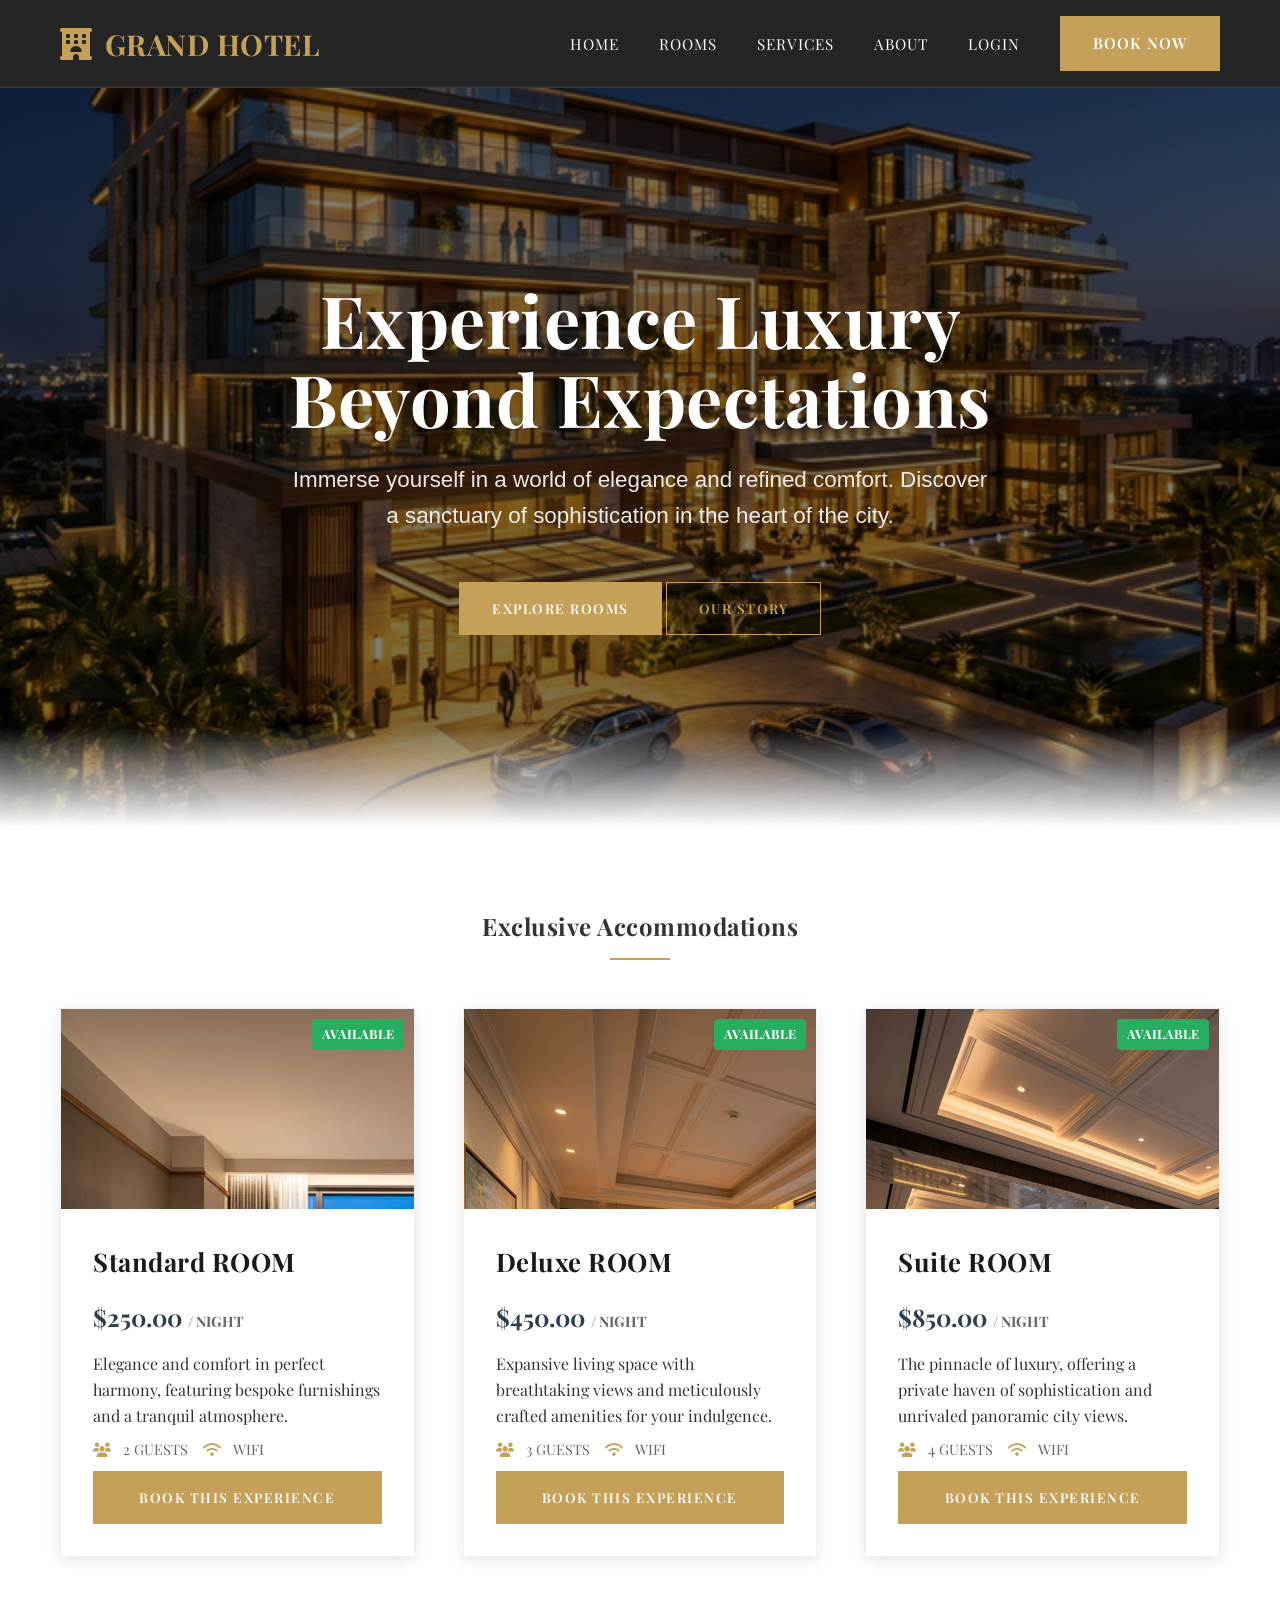
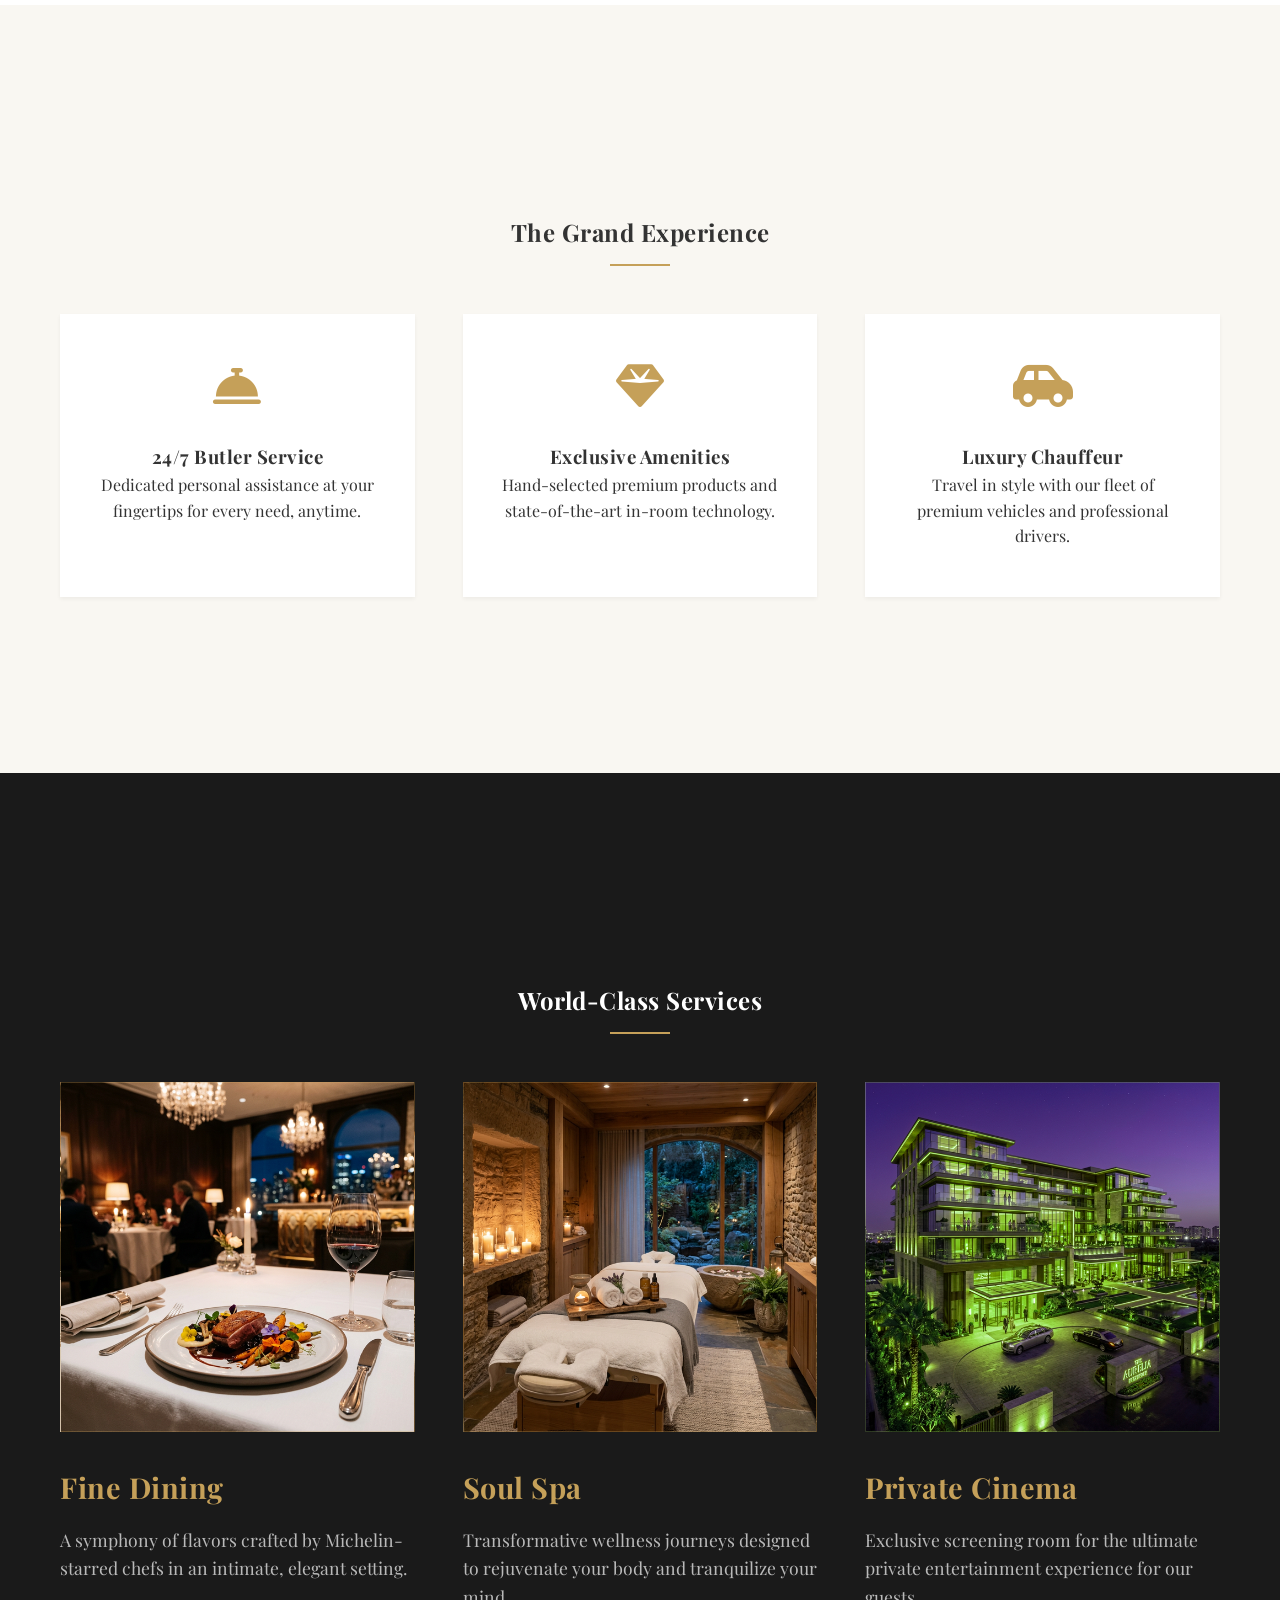
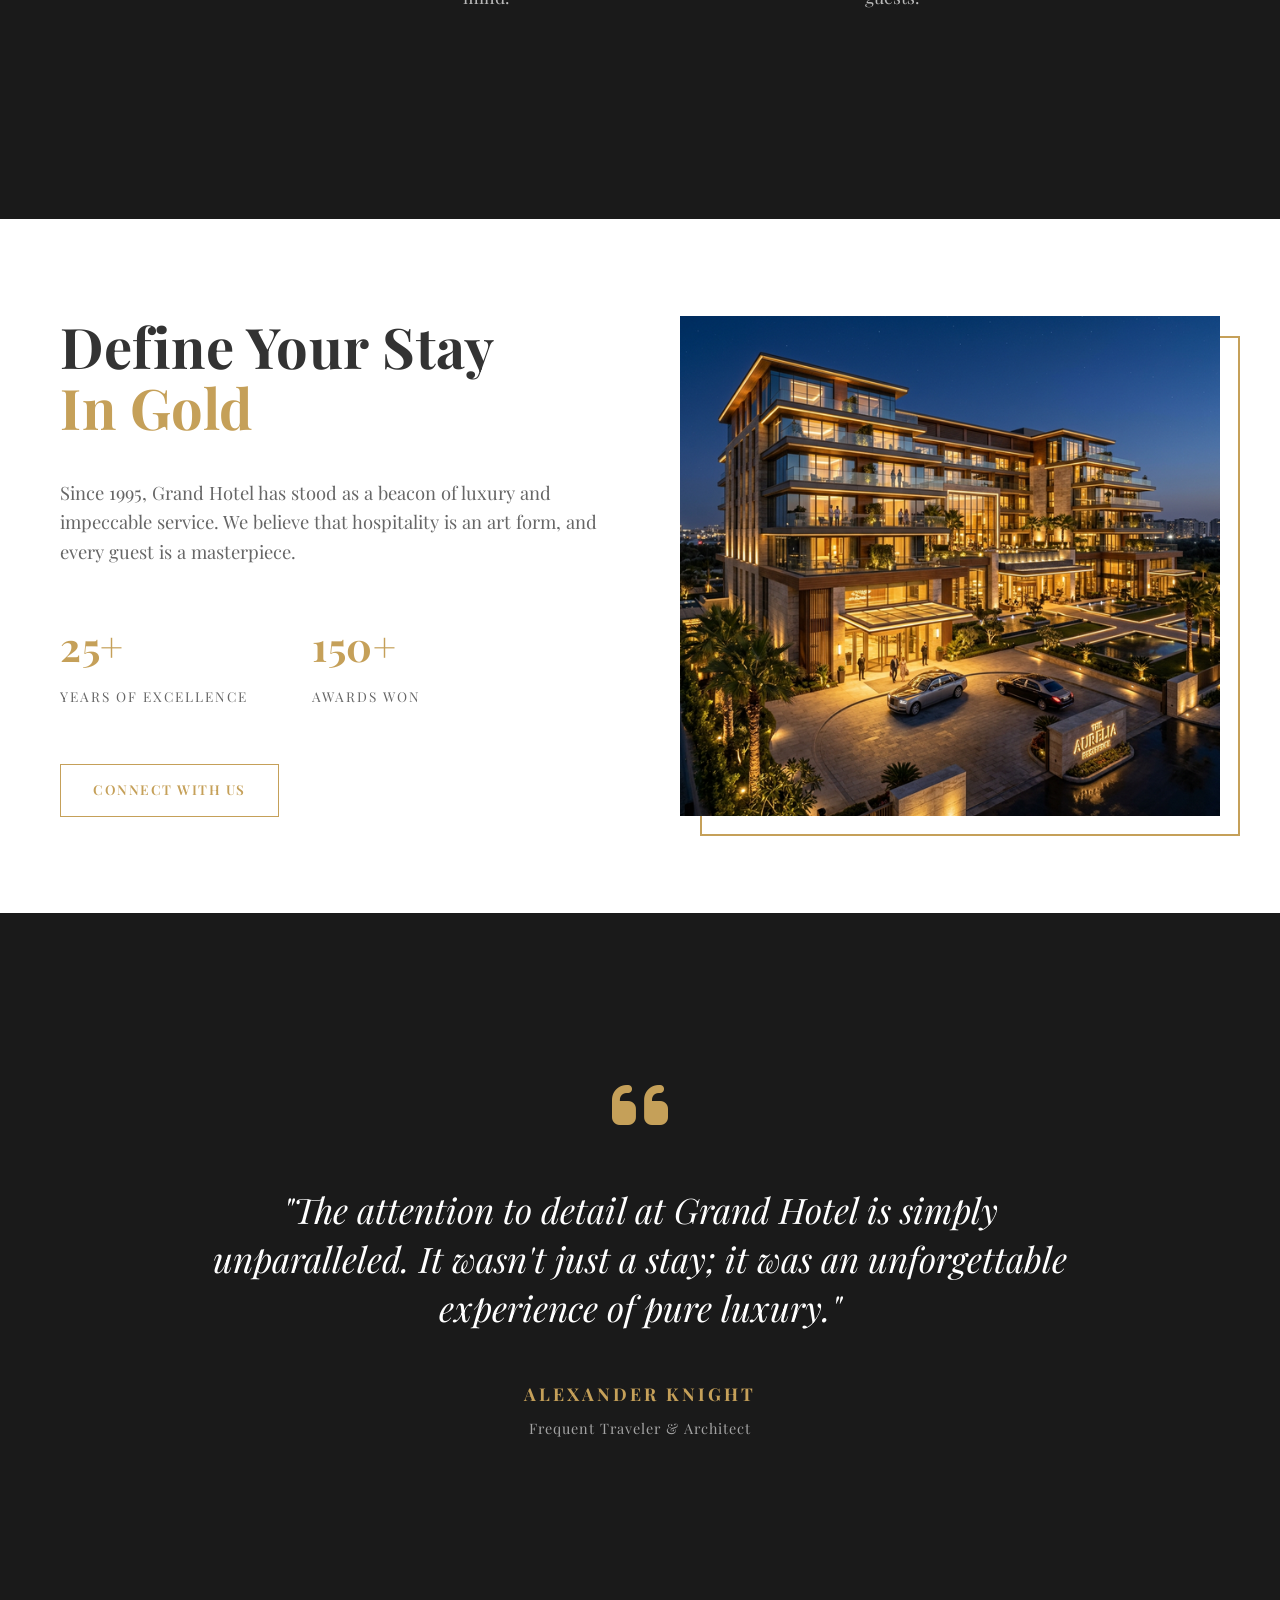
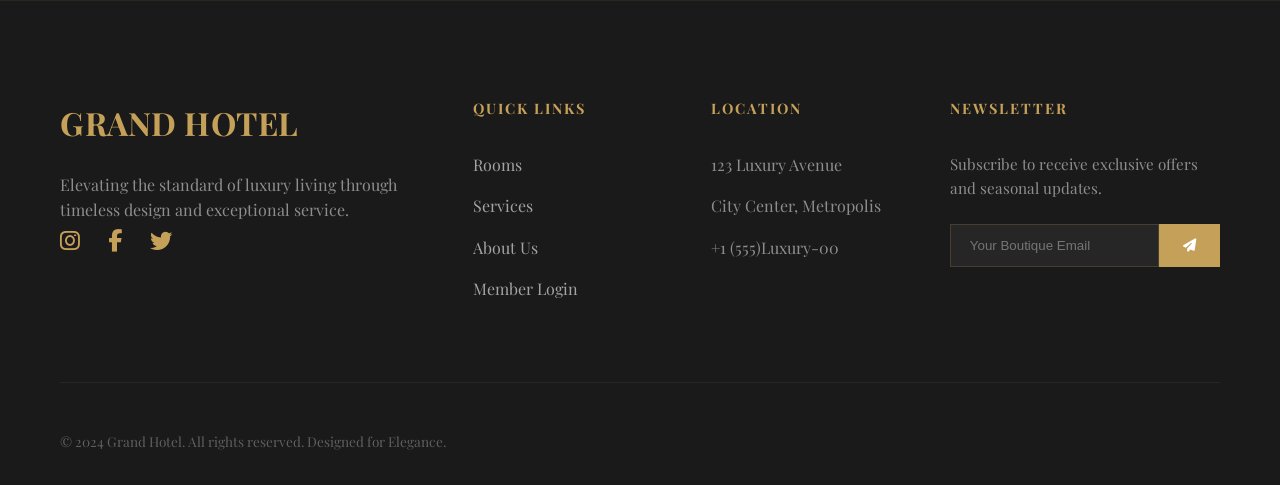
<file: index.html>
<!DOCTYPE html>
<html lang="en">

<head>
  <meta charset="UTF-8" />
  <meta name="viewport" content="width=device-width, initial-scale=1.0" />
  <title>Grand Hotel - Luxury Redefined</title>
  <link rel="preconnect" href="https://fonts.googleapis.com">
  <link rel="preconnect" href="https://fonts.gstatic.com" crossorigin>
  <link
    href="https://fonts.googleapis.com/css2?family=Playfair+Display:ital,wght@0,400..900;1,400..900&family=Inter:wght@300;400;600&display=swap"
    rel="stylesheet">
  <link rel="stylesheet" href="css/style.css" />
  <link rel="stylesheet" href="css/booking-success.css" />
  <link rel="stylesheet" href="https://cdnjs.cloudflare.com/ajax/libs/font-awesome/6.4.0/css/all.min.css" />
</head>

<body>
  <!-- Header -->
  <header>
    <nav class="navbar container">
      <a href="index.html" class="logo">
        <i class="fas fa-hotel"></i> GRAND HOTEL
      </a>
      <button class="mobile-nav-toggle" id="mobileNavToggle">
        <i class="fas fa-bars"></i>
      </button>
      <ul class="nav-links" id="navLinks">
        <li><a href="index.html">Home</a></li>
        <li><a href="#rooms">Rooms</a></li>
        <li><a href="#services">Services</a></li>
        <li><a href="#about">About</a></li>
        <li><a href="login.php">Login</a></li>
        <li><a href="register.html" class="btn btn-primary">Book Now</a></li>
      </ul>
    </nav>
  </header>

  <!-- Hero Section -->
  <section class="hero">
    <div class="container">
      <h1>Experience Luxury <br>Beyond Expectations</h1>
      <p>
        Immerse yourself in a world of elegance and refined comfort.
        Discover a sanctuary of sophistication in the heart of the city.
      </p>
      <div class="hero-btns">
        <a href="#rooms" class="btn btn-primary">Explore Rooms</a>
        <a href="#about" class="btn">Our Story</a>
      </div>
    </div>
  </section>

  <!-- Featured Rooms -->
  <section id="rooms" class="container">
    <h2 class="section-title">Exclusive Accommodations</h2>
    <div class="room-grid" id="featuredRooms">
      <!-- Rooms will be loaded dynamically by main.js -->
    </div>
  </section>

  <!-- Features Section (Why Choose Us) -->
  <section class="features-section bg-light-cream py-8">
    <div class="container">
      <h2 class="section-title">The Grand Experience</h2>
      <div class="room-grid">
        <div class="experience-card">
          <i class="fas fa-concierge-bell"></i>
          <h3>24/7 Butler Service</h3>
          <p>Dedicated personal assistance at your fingertips for every need, anytime.</p>
        </div>
        <div class="experience-card">
          <i class="fas fa-gem"></i>
          <h3>Exclusive Amenities</h3>
          <p>Hand-selected premium products and state-of-the-art in-room technology.</p>
        </div>
        <div class="experience-card">
          <i class="fas fa-car-side"></i>
          <h3>Luxury Chauffeur</h3>
          <p>Travel in style with our fleet of premium vehicles and professional drivers.</p>
        </div>
      </div>
    </div>
  </section>

  <!-- Services Section -->
  <section id="services" class="services-section">
    <div class="container">
      <h2 class="section-title text-white">World-Class Services</h2>
      <div class="room-grid">
        <div class="service-card-transparent">
          <div class="service-card-image" style="background-image: url('images/service-dining.png');"></div>
          <div class="service-card-content">
            <h3>Fine Dining</h3>
            <p>
              A symphony of flavors crafted by Michelin-starred chefs in an intimate, elegant setting.
            </p>
          </div>
        </div>
        <div class="service-card-transparent">
          <div class="service-card-image" style="background-image: url('images/service-spa.png');"></div>
          <div class="service-card-content">
            <h3>Soul Spa</h3>
            <p>
              Transformative wellness journeys designed to rejuvenate your body and tranquilize your mind.
            </p>
          </div>
        </div>
        <div class="service-card-transparent">
          <div class="service-card-image" style="background-image: url('images/hero.png'); filter: hue-rotate(45deg);">
          </div>
          <div class="service-card-content">
            <h3>Private Cinema</h3>
            <p>
              Exclusive screening room for the ultimate private entertainment experience for our guests.
            </p>
          </div>
        </div>
      </div>
    </div>
  </section>

  <!-- About Section -->
  <section id="about" class="container">
    <div class="about-grid">
      <div class="about-content">
        <h1 class="about-title">Define Your Stay <br><span class="text-secondary">In Gold</span></h1>
        <p class="about-text">
          Since 1995, Grand Hotel has stood as a beacon of luxury and impeccable service.
          We believe that hospitality is an art form, and every guest is a masterpiece.
        </p>
        <div class="about-stats">
          <div class="stat-item">
            <h4>25+</h4>
            <p>Years of Excellence</p>
          </div>
          <div class="stat-item">
            <h4>150+</h4>
            <p>Awards Won</p>
          </div>
        </div>
        <a href="#contact" class="btn">Connect With Us</a>
      </div>
      <div class="about-image"></div>
    </div>
  </section>

  <!-- Testimonials -->
  <section class="testimonials-section">
    <div class="container">
      <i class="fas fa-quote-left testimonial-quote-icon"></i>
      <p class="testimonial-text">
        "The attention to detail at Grand Hotel is simply unparalleled. It wasn't just a stay; it was an unforgettable
        experience of pure luxury."
      </p>
      <h5 class="testimonial-author">Alexander Knight</h5>
      <p class="testimonial-role">Frequent Traveler & Architect</p>
    </div>
  </section>

  <!-- Footer -->
  <footer>
    <div class="container">
      <div class="footer-grid">
        <div class="footer-info">
          <a href="#" class="logo footer-logo">GRAND HOTEL</a>
          <p class="footer-text-muted">
            Elevating the standard of luxury living through timeless design and exceptional service.
          </p>
          <div class="social-links">
            <a href="#" class="footer-social-link"><i class="fab fa-instagram"></i></a>
            <a href="#" class="footer-social-link"><i class="fab fa-facebook-f"></i></a>
            <a href="#" class="footer-social-link"><i class="fab fa-twitter"></i></a>
          </div>
        </div>
        <div class="footer-links">
          <h4>Quick Links</h4>
          <ul>
            <li><a href="#rooms">Rooms</a></li>
            <li><a href="#services">Services</a></li>
            <li><a href="#about">About Us</a></li>
            <li><a href="login.php">Member Login</a></li>
          </ul>
        </div>
        <div class="footer-links">
          <h4>Location</h4>
          <ul class="footer-text-muted">
            <li>123 Luxury Avenue</li>
            <li>City Center, Metropolis</li>
            <li>+1 (555)Luxury-00</li>
          </ul>
        </div>
        <div class="footer-links">
          <h4>Newsletter</h4>
          <p class="newsletter-description">Subscribe to receive exclusive offers and seasonal updates.</p>
          <form class="newsletter-form" id="newsletterForm">
            <input type="email" placeholder="Your Boutique Email" required>
            <button type="submit"><i class="fas fa-paper-plane"></i></button>
          </form>
        </div>
      </div>
      <p class="footer-bottom-text">
        &copy; 2024 Grand Hotel. All rights reserved. Designed for Elegance.
      </p>
    </div>
  </footer>

  <script src="js/api.js"></script>
  <script src="js/booking-success.js"></script>
  <script src="js/main.js"></script>
</body>

</html>
</file>
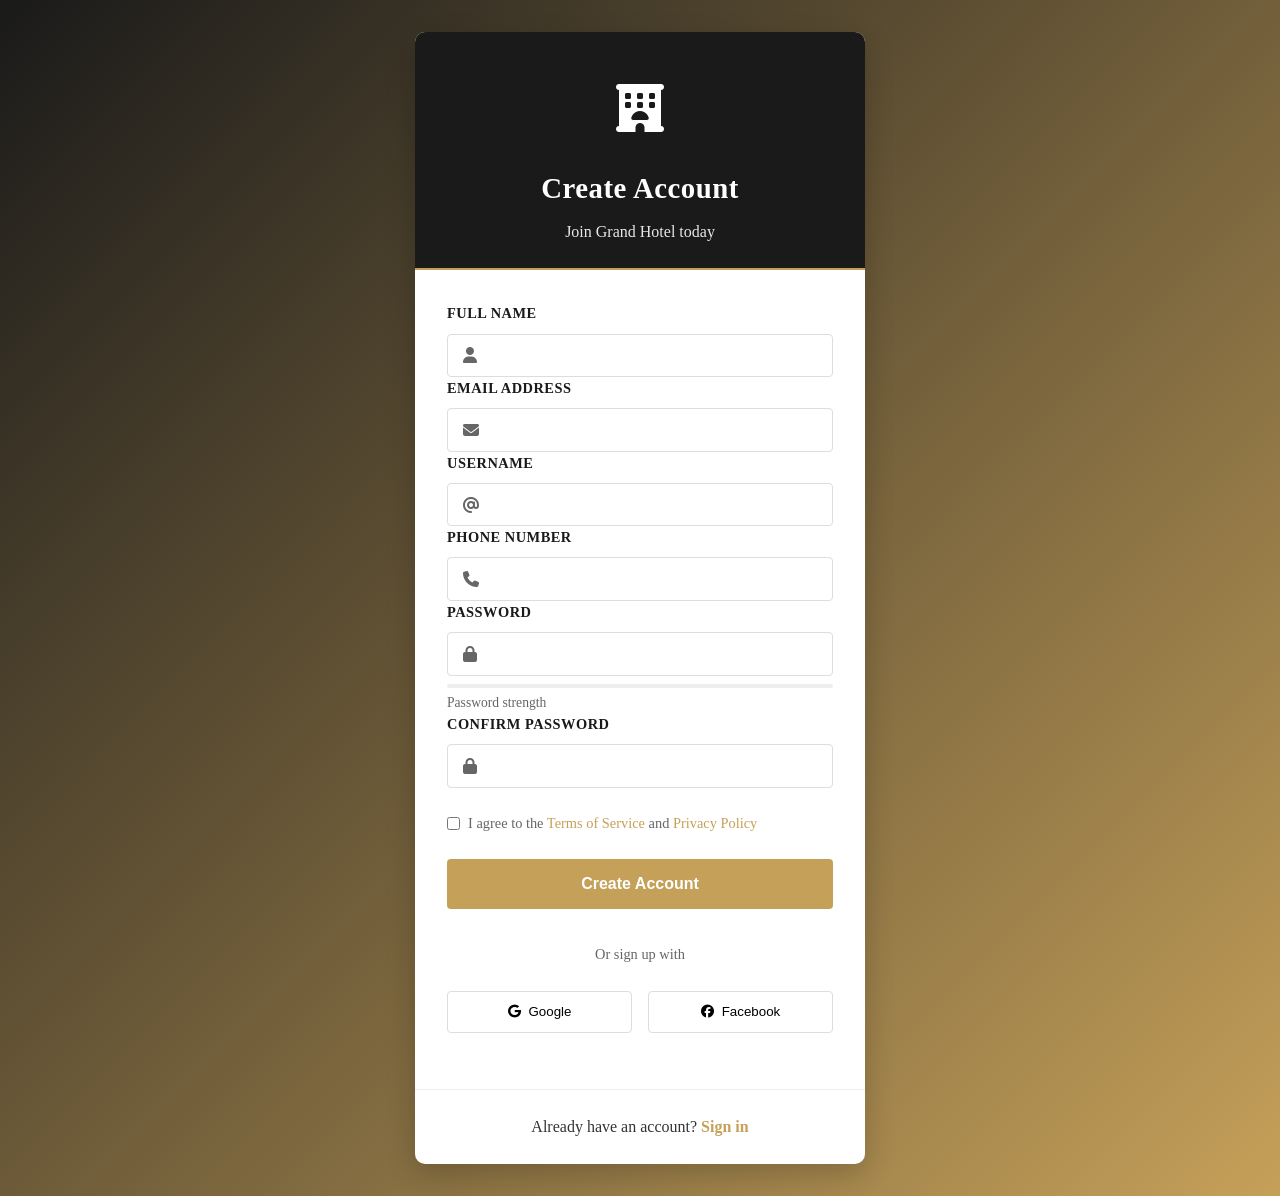
<file: register.html>
<!DOCTYPE html>
<html lang="en">

<head>
  <meta charset="UTF-8" />
  <meta name="viewport" content="width=device-width, initial-scale=1.0" />
  <title>Register - Grand Hotel</title>
  <link rel="stylesheet" href="css/auth.css" />
  <link rel="stylesheet" href="css/style.css" />
  <link rel="stylesheet" href="https://cdnjs.cloudflare.com/ajax/libs/font-awesome/6.4.0/css/all.min.css" />
</head>

<body>
  <div class="auth-container">
    <div class="auth-card">
      <div class="auth-header">
        <div class="auth-logo">
          <i class="fas fa-hotel"></i>
        </div>
        <h2>Create Account</h2>
        <p>Join Grand Hotel today</p>
      </div>

      <div class="auth-body">
        <form id="registerForm" class="auth-form">
          <div id="registerMessage" class="alert" style="display: none"></div>

          <div class="form-group">
            <label for="fullName" class="form-label">Full Name</label>
            <div class="input-with-icon">
              <i class="fas fa-user"></i>
              <input type="text" id="fullName" class="form-control" required />
            </div>
          </div>

          <div class="form-group">
            <label for="email" class="form-label">Email Address</label>
            <div class="input-with-icon">
              <i class="fas fa-envelope"></i>
              <input type="email" id="email" class="form-control" required />
            </div>
          </div>

          <div class="form-group">
            <label for="username" class="form-label">Username</label>
            <div class="input-with-icon">
              <i class="fas fa-at"></i>
              <input type="text" id="username" class="form-control" required />
            </div>
          </div>

          <div class="form-group">
            <label for="phone" class="form-label">Phone Number</label>
            <div class="input-with-icon">
              <i class="fas fa-phone"></i>
              <input type="tel" id="phone" class="form-control" />
            </div>
          </div>

          <div class="form-group">
            <label for="password" class="form-label">Password</label>
            <div class="input-with-icon">
              <i class="fas fa-lock"></i>
              <input type="password" id="password" class="form-control" required />
            </div>
            <div class="password-strength">
              <div class="strength-bar">
                <div class="strength-level" id="strengthLevel"></div>
              </div>
              <div class="strength-text" id="strengthText">
                Password strength
              </div>
            </div>
          </div>

          <div class="form-group">
            <label for="confirmPassword" class="form-label">Confirm Password</label>
            <div class="input-with-icon">
              <i class="fas fa-lock"></i>
              <input type="password" id="confirmPassword" class="form-control" required />
            </div>
          </div>


          <div class="terms">
            <input type="checkbox" id="terms" required />
            <label for="terms">I agree to the <a href="#">Terms of Service</a> and
              <a href="#">Privacy Policy</a></label>
          </div>

          <button type="submit" class="auth-btn" id="registerBtn">
            <span>Create Account</span>
          </button>

          <div class="auth-social">
            <div class="social-divider">
              <span>Or sign up with</span>
            </div>
            <div class="social-buttons">
              <button type="button" class="social-btn" id="googleLoginBtn">
                <i class="fab fa-google"></i> Google
              </button>
              <button type="button" class="social-btn" id="facebookLoginBtn">
                <i class="fab fa-facebook"></i> Facebook
              </button>
            </div>
          </div>
        </form>
      </div>

      <div class="auth-footer">
        <p>Already have an account? <a href="login.php">Sign in</a></p>
      </div>
    </div>
  </div>

  <!-- Google Identity Services -->
  <script src="https://accounts.google.com/gsi/client" async defer></script>
  <!-- Facebook SDK -->
  <script async defer crossorigin="anonymous" src="https://connect.facebook.net/en_US/sdk.js"></script>

  <script src="js/api.js"></script>
  <script src="js/auth.js"></script>
</body>

</html>
</file>
<file: css/style.css>
:root {
  --primary-color: #1a1a1a;
  --secondary-color: #c5a059;
  --accent-color: #c5a059;
  --light-color: #f9f7f2;
  --dark-color: #0d0d0d;
  --text-color: #333333;
  --text-light: #666666;
  --white: #ffffff;
  --success-color: #27ae60;
  --warning-color: #f39c12;
  --danger-color: #e74c3c;
  --shadow-sm: 0 2px 4px rgba(0, 0, 0, 0.05);
  --shadow-md: 0 4px 15px rgba(0, 0, 0, 0.1);
  --shadow-lg: 0 10px 30px rgba(0, 0, 0, 0.15);
  --glass: rgba(255, 255, 255, 0.8);
  --glass-border: rgba(255, 255, 255, 0.3);
}

* {
  margin: 0;
  padding: 0;
  box-sizing: border-box;
}

body {
  font-family: "Playfair Display", "Segoe UI", serif;
  line-height: 1.6;
  color: var(--text-color);
  background-color: var(--white);
}

h1,
h2,
h3,
h4,
.logo {
  font-family: "Playfair Display", serif;
  letter-spacing: 0.5px;
}

.container {
  max-width: 1200px;
  margin: 0 auto;
  padding: 0 20px;
}

/* Header & Navigation */
header {
  background-color: rgba(26, 26, 26, 0.95);
  backdrop-filter: blur(10px);
  padding: 1rem 0;
  position: sticky;
  top: 0;
  z-index: 1000;
  border-bottom: 1px solid rgba(197, 160, 89, 0.2);
}

.navbar {
  display: flex;
  justify-content: space-between;
  align-items: center;
}

.logo {
  color: var(--secondary-color);
  font-size: 1.8rem;
  text-decoration: none;
  display: flex;
  align-items: center;
  gap: 12px;
  font-weight: 700;
}

.logo i {
  font-size: 2rem;
}

.nav-links {
  display: flex;
  list-style: none;
  gap: 2.5rem;
  align-items: center;
}

.nav-links a {
  color: var(--white);
  text-decoration: none;
  transition: all 0.3s ease;
  font-size: 0.95rem;
  text-transform: uppercase;
  letter-spacing: 1px;
}

.nav-links a:hover {
  color: var(--secondary-color);
}

.mobile-nav-toggle {
  display: none;
  background: none;
  border: none;
  color: var(--white);
  font-size: 1.5rem;
  cursor: pointer;
  transition: color 0.3s ease;
}

.mobile-nav-toggle:hover {
  color: var(--secondary-color);
}

/* Buttons */
.btn {
  display: inline-block;
  padding: 0.9rem 2rem;
  background-color: transparent;
  border: 1px solid var(--secondary-color);
  color: var(--secondary-color);
  text-decoration: none;
  border-radius: 0;
  transition: all 0.4s cubic-bezier(0.165, 0.84, 0.44, 1);
  cursor: pointer;
  text-transform: uppercase;
  letter-spacing: 1.5px;
  font-size: 0.85rem;
  font-weight: 600;
}

.btn:hover {
  background-color: var(--secondary-color);
  color: var(--white);
}

.btn-primary {
  background-color: var(--secondary-color);
  color: var(--white);
}

.btn-primary:hover {
  background-color: #b38e4a;
  border-color: #b38e4a;
}

/* Hero Section */
.hero {
  background: linear-gradient(rgba(0, 0, 0, 0.5), rgba(0, 0, 0, 0.5)),
    url("../images/hero.png");
  background-size: cover;
  background-position: center;
  background-attachment: fixed;
  color: var(--white);
  padding: 12rem 0;
  text-align: center;
  position: relative;
}

.hero::after {
  content: "";
  position: absolute;
  bottom: 0;
  left: 0;
  width: 100%;
  height: 100px;
  background: linear-gradient(to top, var(--white), transparent);
}

.hero h1 {
  font-size: 4.5rem;
  margin-bottom: 1.5rem;
  font-weight: 700;
  line-height: 1.1;
}

.hero p {
  font-size: 1.4rem;
  max-width: 700px;
  margin: 0 auto 3rem;
  font-family: "Segoe UI", sans-serif;
  opacity: 0.9;
}

/* Section Styling */
.section-title {
  text-align: center;
  margin: 5rem 0 3rem;
  position: relative;
  padding-bottom: 15px;
}

.section-title::after {
  content: "";
  position: absolute;
  bottom: 0;
  left: 50%;
  transform: translateX(-50%);
  width: 60px;
  height: 2px;
  background-color: var(--secondary-color);
}

/* Room Cards */
.room-grid {
  display: grid;
  grid-template-columns: repeat(auto-fit, minmax(350px, 1fr));
  gap: 3rem;
  margin: 3rem 0;
}

.room-card {
  background: var(--white);
  border-radius: 0;
  overflow: hidden;
  box-shadow: var(--shadow-md);
  transition: all 0.5s cubic-bezier(0.165, 0.84, 0.44, 1);
  border: 1px solid #f0f0f0;
}

.room-card:hover {
  transform: translateY(-10px);
  box-shadow: var(--shadow-lg);
}

.room-image {
  height: 280px;
  background-size: cover;
  background-position: center;
  position: relative;
  transition: transform 0.8s ease;
}

.room-card:hover .room-image {
  transform: scale(1.05);
}

.room-content {
  padding: 2rem;
  background: var(--white);
  position: relative;
  z-index: 10;
}

.room-content h3 {
  font-size: 1.6rem;
  margin-bottom: 1rem;
  color: var(--primary-color);
}

.room-price {
  color: var(--secondary-color);
  font-size: 1.4rem;
  font-weight: 400;
  margin-bottom: 1.5rem;
}

.room-price span {
  font-size: 0.9rem;
  color: var(--text-light);
  text-transform: uppercase;
}

/* Features List */
.room-features {
  display: flex;
  gap: 20px;
  margin-bottom: 2rem;
  color: var(--text-light);
  font-size: 0.9rem;
}

.room-features span i {
  color: var(--secondary-color);
  margin-right: 8px;
}

/* About Section */
.about-grid {
  display: grid;
  grid-template-columns: 1fr 1fr;
  gap: 5rem;
  align-items: center;
  padding: 6rem 0;
}

.about-content h2 {
  font-size: 3rem;
  margin-bottom: 2rem;
}

.about-image {
  height: 500px;
  background: url("../images/hero.png");
  background-size: cover;
  background-position: center;
  position: relative;
}

.about-image::before {
  content: "";
  position: absolute;
  top: 20px;
  left: 20px;
  right: -20px;
  bottom: -20px;
  border: 2px solid var(--secondary-color);
  z-index: -1;
}

/* Services section */
.services-section {
  background-color: var(--primary-color);
  color: var(--white);
  padding: 8rem 0;
}

.service-card {
  background: rgba(255, 255, 255, 0.03);
  border: 1px solid rgba(197, 160, 89, 0.1);
  padding: 3rem 2rem;
  text-align: center;
  transition: all 0.4s ease;
}

.service-card:hover {
  background: rgba(197, 160, 89, 0.05);
  border-color: var(--secondary-color);
  transform: translateY(-5px);
}

.service-card i {
  font-size: 3rem;
  color: var(--secondary-color);
  margin-bottom: 2rem;
}

/* New Experience Section Styles */
.bg-light-cream {
  background-color: #f9f7f2;
}

.py-8 {
  padding: 8rem 0;
}

.experience-card {
  background: var(--white);
  box-shadow: var(--shadow-sm);
  padding: 3rem 2rem;
  text-align: center;
  transition: all 0.4s ease;
}

.experience-card:hover {
  box-shadow: var(--shadow-md);
  transform: translateY(-5px);
}

.experience-card i {
  font-size: 3rem;
  color: var(--secondary-color);
  margin-bottom: 2rem;
}

/* Service Card Refinements */
.service-card-transparent {
  background: transparent;
  border: none;
  box-shadow: none;
  padding: 0;
}

.service-card-image {
  height: 350px;
  background-size: cover;
  background-position: center;
  border: 1px solid rgba(197, 160, 89, 0.3);
  transition: all 0.6s cubic-bezier(0.165, 0.84, 0.44, 1);
}

.service-card-transparent:hover .service-card-image {
  transform: scale(1.02);
  border-color: var(--secondary-color);
}

.service-card-content {
  background: transparent;
  padding: 2rem 0;
}

.service-card-content h3 {
  color: var(--secondary-color);
  margin-bottom: 1rem;
  font-size: 1.8rem;
}

.service-card-content p {
  color: rgba(255, 255, 255, 0.7);
  font-size: 1.1rem;
}

/* Utility Classes */
.text-white {
  color: var(--white) !important;
}

.text-secondary {
  color: var(--secondary-color) !important;
}

.opacity-70 {
  opacity: 0.7;
}


/* Footer */
footer {
  background-color: var(--primary-color);
  color: var(--white);
  padding: 6rem 0 2rem;
  border-top: 1px solid rgba(197, 160, 89, 0.1);
}

.footer-grid {
  display: grid;
  grid-template-columns: 2fr 1fr 1fr 1.5fr;
  gap: 4rem;
  margin-bottom: 4rem;
}

.footer-logo {
  font-size: 2rem;
  margin-bottom: 1.5rem;
  color: var(--secondary-color);
  display: block;
  text-decoration: none;
}

.footer-links h4 {
  color: var(--secondary-color);
  margin-bottom: 2rem;
  text-transform: uppercase;
  letter-spacing: 2px;
  font-size: 0.9rem;
}

.footer-links ul {
  list-style: none;
}

.footer-links li {
  margin-bottom: 1rem;
}

.footer-links a {
  color: rgba(255, 255, 255, 0.6);
  text-decoration: none;
  transition: color 0.3s;
}

.footer-links a:hover {
  color: var(--secondary-color);
}

.newsletter-form {
  display: flex;
  margin-top: 1.5rem;
}

.newsletter-form input {
  background: rgba(255, 255, 255, 0.05);
  border: 1px solid rgba(197, 160, 89, 0.2);
  padding: 0.8rem 1.2rem;
  color: var(--white);
  flex: 1;
}

.newsletter-form button {
  background: var(--secondary-color);
  border: none;
  padding: 0 1.5rem;
  color: var(--white);
  cursor: pointer;
}

/* About Section Refinements */
.about-title {
  font-size: 3.5rem;
  line-height: 1.1;
  margin-bottom: 2.5rem;
}

.about-text {
  font-size: 1.15rem;
  color: var(--text-light);
  margin-bottom: 3rem;
  max-width: 600px;
}

.about-stats {
  display: flex;
  gap: 4rem;
  margin-bottom: 3.5rem;
}

.stat-item h4 {
  font-size: 2.5rem;
  color: var(--secondary-color);
  margin-bottom: 0.5rem;
}

.stat-item p {
  font-size: 0.85rem;
  text-transform: uppercase;
  letter-spacing: 2px;
  color: var(--text-light);
}

/* Testimonials Section */
.testimonials-section {
  background-color: var(--primary-color);
  padding: 10rem 0;
  color: var(--white);
  text-align: center;
}

.testimonial-quote-icon {
  font-size: 4rem;
  color: var(--secondary-color);
  margin-bottom: 3rem;
  display: block;
}

.testimonial-text {
  font-size: 2.2rem;
  font-style: italic;
  max-width: 900px;
  margin: 0 auto 3rem;
  font-family: 'Playfair Display', serif;
  line-height: 1.4;
}

.testimonial-author {
  text-transform: uppercase;
  letter-spacing: 3px;
  color: var(--secondary-color);
  font-size: 1.1rem;
  margin-bottom: 0.5rem;
}

.testimonial-role {
  font-size: 0.9rem;
  opacity: 0.6;
  letter-spacing: 1px;
}

/* Footer Newsletter Refinement */
.footer-text-muted {
  color: rgba(255, 255, 255, 0.5);
}

.footer-social-link {
  color: var(--secondary-color);
  margin-right: 1.5rem;
  font-size: 1.4rem;
  transition: transform 0.3s ease;
  display: inline-block;
}

.footer-social-link:hover {
  transform: translateY(-3px);
  color: var(--white);
}

.newsletter-description {
  color: rgba(255, 255, 255, 0.5);
  font-size: 0.95rem;
  margin-bottom: 1.5rem;
}

.footer-bottom-text {
  font-size: 0.85rem;
  color: rgba(255, 255, 255, 0.3);
  border-top: 1px solid rgba(255, 255, 255, 0.05);
  padding-top: 3rem;
  margin-top: 4rem;
}

@media (max-width: 992px) {
  .footer-grid {
    grid-template-columns: 1fr 1fr;
  }

  .about-grid {
    grid-template-columns: 1fr;
    gap: 3rem;
  }

  .room-grid {
    grid-template-columns: repeat(auto-fit, minmax(300px, 1fr));
  }
}

@media (max-width: 768px) {
  .hero h1 {
    font-size: 2.8rem;
  }

  .hero p {
    font-size: 1.1rem;
    padding: 0 1rem;
  }

  .mobile-nav-toggle {
    display: block;
    z-index: 1001;
  }

  .nav-links {
    position: fixed;
    top: 0;
    right: -100%;
    width: 70%;
    height: 100vh;
    background-color: var(--primary-color);
    flex-direction: column;
    justify-content: center;
    gap: 2rem;
    transition: right 0.4s cubic-bezier(0.165, 0.84, 0.44, 1);
    box-shadow: -10px 0 30px rgba(0, 0, 0, 0.5);
    z-index: 1000;
  }

  .nav-links.active {
    right: 0;
  }

  .nav-links li {
    width: 100%;
    text-align: center;
  }

  .nav-links a {
    font-size: 1.2rem;
    display: block;
    padding: 1rem;
  }

  .btn-primary {
    display: block;
    width: fit-content;
    margin: 0 auto;
  }

  .section-title {
    font-size: 2rem;
    margin: 3rem 0 2rem;
  }

  .footer-grid {
    grid-template-columns: 1fr;
    gap: 3rem;
  }

  .about-title {
    font-size: 2.5rem;
  }

  .about-stats {
    flex-direction: column;
    gap: 2rem;
    text-align: center;
  }

  .testimonial-text {
    font-size: 1.5rem;
  }
}

/* Room and Service Grid Responsiveness */
@media (max-width: 480px) {
  .hero h1 {
    font-size: 2.2rem;
  }

  .hero-btns {
    display: flex;
    flex-direction: column;
    gap: 1rem;
    padding: 0 1.5rem;
  }

  .btn {
    width: 100%;
    text-align: center;
    padding: 1rem;
  }

  .container {
    padding: 0 15px;
  }

  .section-title {
    font-size: 1.8rem;
  }

  .room-card .btn {
    width: 100%;
  }

  .footer-logo {
    text-align: center;
  }

  .social-links {
    justify-content: center;
    display: flex;
  }
}

html,
body {
  overflow-x: hidden;
}
</file>
<file: css/booking-success.css>
/* booking-success.css */
.success-card-backdrop {
    position: fixed;
    top: 0;
    left: 0;
    width: 100%;
    height: 100%;
    background: rgba(0, 0, 0, 0.6);
    backdrop-filter: blur(8px);
    display: flex;
    justify-content: center;
    align-items: center;
    z-index: 10000;
    animation: fadeIn 0.4s ease-out;
}

.success-card {
    background: rgba(255, 255, 255, 0.95);
    width: 90%;
    max-width: 450px;
    border-radius: 24px;
    padding: 2.5rem;
    text-align: center;
    box-shadow: 0 20px 40px rgba(0, 0, 0, 0.2);
    transform: translateY(20px);
    animation: slideUp 0.5s cubic-bezier(0.175, 0.885, 0.32, 1.275) forwards;
    position: relative;
    overflow: hidden;
}

.success-card::before {
    content: '';
    position: absolute;
    top: 0;
    left: 0;
    width: 100%;
    height: 6px;
    background: linear-gradient(90deg, #27ae60, #2ecc71);
}

.success-icon-wrapper {
    width: 80px;
    height: 80px;
    background: #e8f6ef;
    border-radius: 50%;
    display: flex;
    justify-content: center;
    align-items: center;
    margin: 0 auto 1.5rem;
    animation: scaleIn 0.5s 0.2s cubic-bezier(0.175, 0.885, 0.32, 1.275) both;
}

.success-icon-wrapper i {
    font-size: 40px;
    color: #27ae60;
}

.success-card h2 {
    color: #2c3e50;
    margin-bottom: 0.5rem;
    font-weight: 700;
}

.success-card p {
    color: #7f8c8d;
    margin-bottom: 2rem;
}

.receipt-details {
    background: #f8fbf9;
    border-radius: 16px;
    padding: 1.5rem;
    margin-bottom: 2rem;
    text-align: left;
}

.receipt-row {
    display: flex;
    justify-content: space-between;
    margin-bottom: 0.75rem;
}

.receipt-row:last-child {
    margin-bottom: 0;
    padding-top: 0.75rem;
    border-top: 1px dashed #dce2e0;
}

.receipt-label {
    color: #95a5a6;
    font-size: 0.85rem;
    text-transform: uppercase;
    letter-spacing: 0.5px;
}

.receipt-value {
    color: #2c3e50;
    font-weight: 600;
}

.receipt-total {
    font-weight: 700;
    color: #27ae60;
    font-size: 1.1rem;
}

.success-actions {
    display: flex;
    gap: 1rem;
}

.btn-success-main {
    flex: 1;
    background: #27ae60;
    color: white;
    border: none;
    padding: 0.8rem 1.5rem;
    border-radius: 12px;
    font-weight: 600;
    cursor: pointer;
    transition: all 0.3s;
}

.btn-success-main:hover {
    background: #219150;
    transform: translateY(-2px);
    box-shadow: 0 4px 12px rgba(39, 174, 96, 0.3);
}

@keyframes fadeIn {
    from {
        opacity: 0;
    }

    to {
        opacity: 1;
    }
}

@keyframes slideUp {
    to {
        transform: translateY(0);
        opacity: 1;
    }
}

@keyframes scaleIn {
    from {
        transform: scale(0);
    }

    to {
        transform: scale(1);
    }
}
</file>
<file: css/auth.css>
.auth-container {
  min-height: 100vh;
  display: flex;
  align-items: center;
  justify-content: center;
  background: linear-gradient(135deg,
      var(--primary-color),
      var(--secondary-color));
  padding: 2rem;
}

.auth-card {
  background: white;
  border-radius: 10px;
  box-shadow: 0 10px 30px rgba(0, 0, 0, 0.2);
  width: 100%;
  max-width: 450px;
  overflow: hidden;
}

.auth-header {
  padding: 2.5rem 2rem 1.5rem;
  text-align: center;
  background: var(--primary-color);
  color: white;
  border-bottom: 2px solid var(--secondary-color);
}

.auth-logo {
  font-size: 3rem;
  margin-bottom: 1rem;
}

.auth-header h2 {
  font-size: 1.8rem;
  margin-bottom: 0.5rem;
}

.auth-header p {
  opacity: 0.9;
}

.auth-body {
  padding: 2rem;
}

.auth-form {
  margin-bottom: 1.5rem;
}

.alert {
  padding: 1rem;
  margin-bottom: 1.5rem;
  border-radius: 4px;
  font-size: 0.9rem;
  font-weight: 500;
  text-align: center;
}

.alert-error {
  background-color: #fceeea;
  color: var(--danger-color);
  border: 1px solid rgba(231, 76, 60, 0.2);
}

.alert-success {
  background-color: #eafaf1;
  color: var(--success-color);
  border: 1px solid rgba(39, 174, 96, 0.2);
}

.form-label {
  display: block;
  margin-bottom: 0.5rem;
  color: var(--primary-color);
  font-weight: 600;
  font-size: 0.9rem;
  text-transform: uppercase;
  letter-spacing: 0.5px;
}

.form-control {
  width: 100%;
  padding: 0.8rem 1rem;
  border: 1px solid #ddd;
  border-radius: 4px;
  font-family: inherit;
  transition: border-color 0.3s, box-shadow 0.3s;
}

.form-control:focus {
  outline: none;
  border-color: var(--secondary-color);
  box-shadow: 0 0 0 3px rgba(197, 160, 89, 0.1);
}

.input-with-icon {
  position: relative;
}

.input-with-icon i {
  position: absolute;
  left: 1rem;
  top: 50%;
  transform: translateY(-50%);
  color: #666;
}

.input-with-icon .form-control {
  padding-left: 3rem;
}

.password-strength {
  margin-top: 0.5rem;
}

.strength-bar {
  height: 4px;
  background: #eee;
  border-radius: 2px;
  overflow: hidden;
  margin-bottom: 0.25rem;
}

.strength-level {
  height: 100%;
  width: 0;
  background: var(--danger-color);
  transition: width 0.3s, background 0.3s;
}

.strength-text {
  font-size: 0.85rem;
  color: #666;
}

.auth-options {
  display: flex;
  justify-content: space-between;
  align-items: center;
  margin: 1rem 0;
}

.remember-me {
  display: flex;
  align-items: center;
  gap: 0.5rem;
}

.forgot-password {
  color: var(--secondary-color);
  text-decoration: none;
}

.forgot-password:hover {
  text-decoration: underline;
}

.auth-btn {
  width: 100%;
  padding: 1rem;
  background: var(--secondary-color);
  color: white;
  border: none;
  border-radius: 4px;
  font-size: 1rem;
  font-weight: 600;
  cursor: pointer;
  transition: background 0.3s;
}

.auth-btn:hover {
  background: #2980b9;
}

.auth-social {
  margin-top: 2rem;
}

.social-divider {
  text-align: center;
  position: relative;
  margin: 1.5rem 0;
}

.social-divider span {
  background: white;
  padding: 0 1rem;
  color: #666;
  font-size: 0.9rem;
}

.social-divider::before {
  content: "";
  position: absolute;
  top: 50%;
  left: 0;
  right: 0;
  height: 1px;
  background: #eee;
  z-index: -1;
}

.social-buttons {
  display: grid;
  grid-template-columns: 1fr 1fr;
  gap: 1rem;
}

.social-btn {
  padding: 0.8rem;
  border: 1px solid #ddd;
  background: white;
  border-radius: 4px;
  cursor: pointer;
  display: flex;
  align-items: center;
  justify-content: center;
  gap: 0.5rem;
  transition: all 0.3s;
}

.social-btn:hover {
  border-color: var(--secondary-color);
  color: var(--secondary-color);
}

.auth-footer {
  padding: 1.5rem 2rem;
  text-align: center;
  border-top: 1px solid #eee;
}

.auth-footer a {
  color: var(--secondary-color);
  text-decoration: none;
  font-weight: 600;
}

.auth-footer a:hover {
  text-decoration: underline;
}

.terms {
  display: flex;
  align-items: center;
  gap: 0.5rem;
  margin: 1.5rem 0;
}

.terms label {
  font-size: 0.9rem;
  color: #666;
}

.terms a {
  color: var(--secondary-color);
  text-decoration: none;
}

.terms a:hover {
  text-decoration: underline;
}

select.form-control {
  appearance: none;
  background-image: url("data:image/svg+xml,%3Csvg xmlns='http://www.w3.org/2000/svg' width='12' height='12' fill='%23666' viewBox='0 0 16 16'%3E%3Cpath d='M7.247 11.14 2.451 5.658C1.885 5.013 2.345 4 3.204 4h9.592a1 1 0 0 1 .753 1.659l-4.796 5.48a1 1 0 0 1-1.506 0z'/%3E%3C/svg%3E");
  background-repeat: no-repeat;
  background-position: calc(100% - 1rem) center;
  padding-right: 2.5rem;
}

@media (max-width: 480px) {
  .auth-card {
    margin: 1rem;
  }

  .social-buttons {
    grid-template-columns: 1fr;
  }
}
</file>
